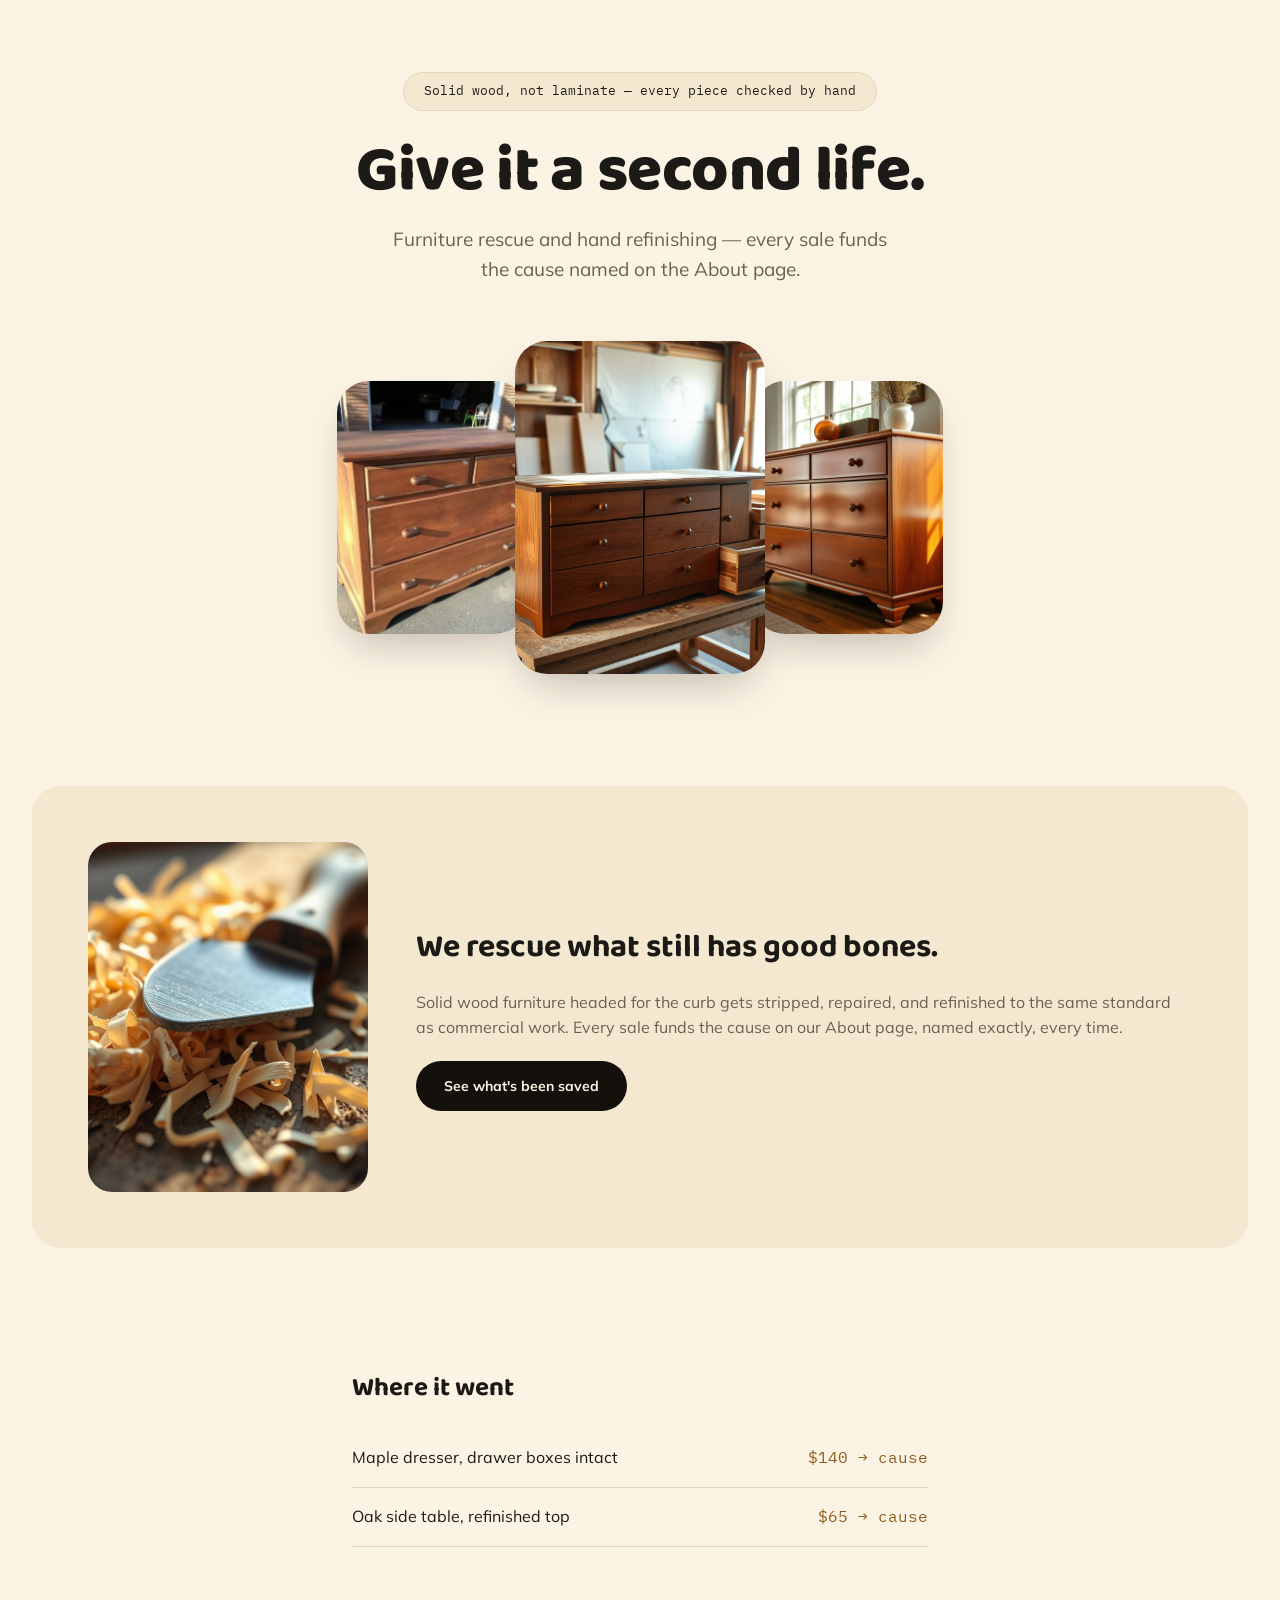
<file: preview/01-front-page.html>
<!doctype html>
<html lang="en">
<head>
<meta charset="utf-8">
<title>Kerf — front page preview</title>
<link rel="preconnect" href="https://fonts.googleapis.com">
<link href="https://fonts.googleapis.com/css2?family=Baloo+2:wght@500;700;800&family=Mulish:wght@400;600;700&family=IBM+Plex+Mono:wght@400;500&display=swap" rel="stylesheet">
<style>
  :root{
    --base-black:#14110d; --base-ink:#1c1a16; --base-mid:#6b6153;
    --base-rule:#e4d6bc; --base-ground:#f5e8d0; --base-paper:#fbf3e4;
    --base-accent:#8d5c1d; --base-accent-tint:#f4e3c8;
  }
  *{box-sizing:border-box}
  body{margin:0;background:var(--base-paper);color:var(--base-ink);font-family:'Mulish',sans-serif;line-height:1.6}
  .wrap{max-width:960px;margin:0 auto;padding:0 32px}
  .hero{padding:72px 32px 48px;text-align:center}
  .eyebrow{display:inline-block;font-family:'IBM Plex Mono',monospace;font-size:13px;background:var(--base-ground);border:1px solid var(--base-rule);border-radius:999px;padding:8px 20px;margin-bottom:28px}
  h1{font-family:'Baloo 2',sans-serif;font-weight:800;font-size:64px;line-height:1.02;letter-spacing:-0.01em;margin:0 0 20px}
  .sub{font-size:19px;color:var(--base-mid);max-width:520px;margin:0 auto}
  .collage{display:flex;justify-content:center;align-items:center;gap:0;margin-top:56px}
  .collage img{border-radius:32px;object-fit:cover;box-shadow:0 20px 40px -12px rgba(20,17,13,0.25)}
  .collage .side{width:190px;height:253px}
  .collage .center{width:250px;height:333px;z-index:2;margin:0 -12px}
  .panel{background:var(--base-ground);border-radius:28px;margin:64px 32px;padding:56px;display:flex;gap:48px;align-items:center}
  .panel img{width:280px;height:350px;object-fit:cover;border-radius:24px;flex-shrink:0}
  .panel h2{font-family:'Baloo 2',sans-serif;font-weight:700;font-size:32px;margin:0 0 16px}
  .panel p{color:var(--base-mid);margin:0 0 20px}
  .btn{display:inline-block;background:var(--base-black);color:var(--base-paper);font-family:'Mulish',sans-serif;font-weight:700;font-size:14px;padding:14px 28px;border-radius:999px;text-decoration:none}
  .ledger{max-width:640px;margin:0 auto;padding:56px 32px}
  .ledger h2{font-family:'Baloo 2',sans-serif;font-size:26px;margin:0 0 20px}
  .row{display:flex;justify-content:space-between;padding:16px 0;border-bottom:1px solid var(--base-rule)}
  .row .amt{font-family:'IBM Plex Mono',monospace;color:var(--base-accent)}
</style>
</head>
<body>

  <section class="hero">
    <span class="eyebrow">Solid wood, not laminate — every piece checked by hand</span>
    <h1>Give it a second life.</h1>
    <p class="sub">Furniture rescue and hand refinishing — every sale funds the cause named on the About page.</p>
    <div class="collage">
      <img class="side" src="../assets/images/rescue-collage-1.jpg" alt="">
      <img class="center" src="../assets/images/rescue-collage-2.jpg" alt="">
      <img class="side" src="../assets/images/rescue-collage-3.jpg" alt="">
    </div>
  </section>

  <div class="panel">
    <img src="../assets/images/workshop-interior.jpg" alt="">
    <div>
      <h2>We rescue what still has good bones.</h2>
      <p>Solid wood furniture headed for the curb gets stripped, repaired, and refinished to the same standard as commercial work. Every sale funds the cause on our About page, named exactly, every time.</p>
      <a class="btn" href="#">See what's been saved</a>
    </div>
  </div>

  <div class="ledger">
    <h2>Where it went</h2>
    <div class="row"><span>Maple dresser, drawer boxes intact</span><span class="amt">$140 → cause</span></div>
    <div class="row"><span>Oak side table, refinished top</span><span class="amt">$65 → cause</span></div>
  </div>

</body>
</html>
</file>
